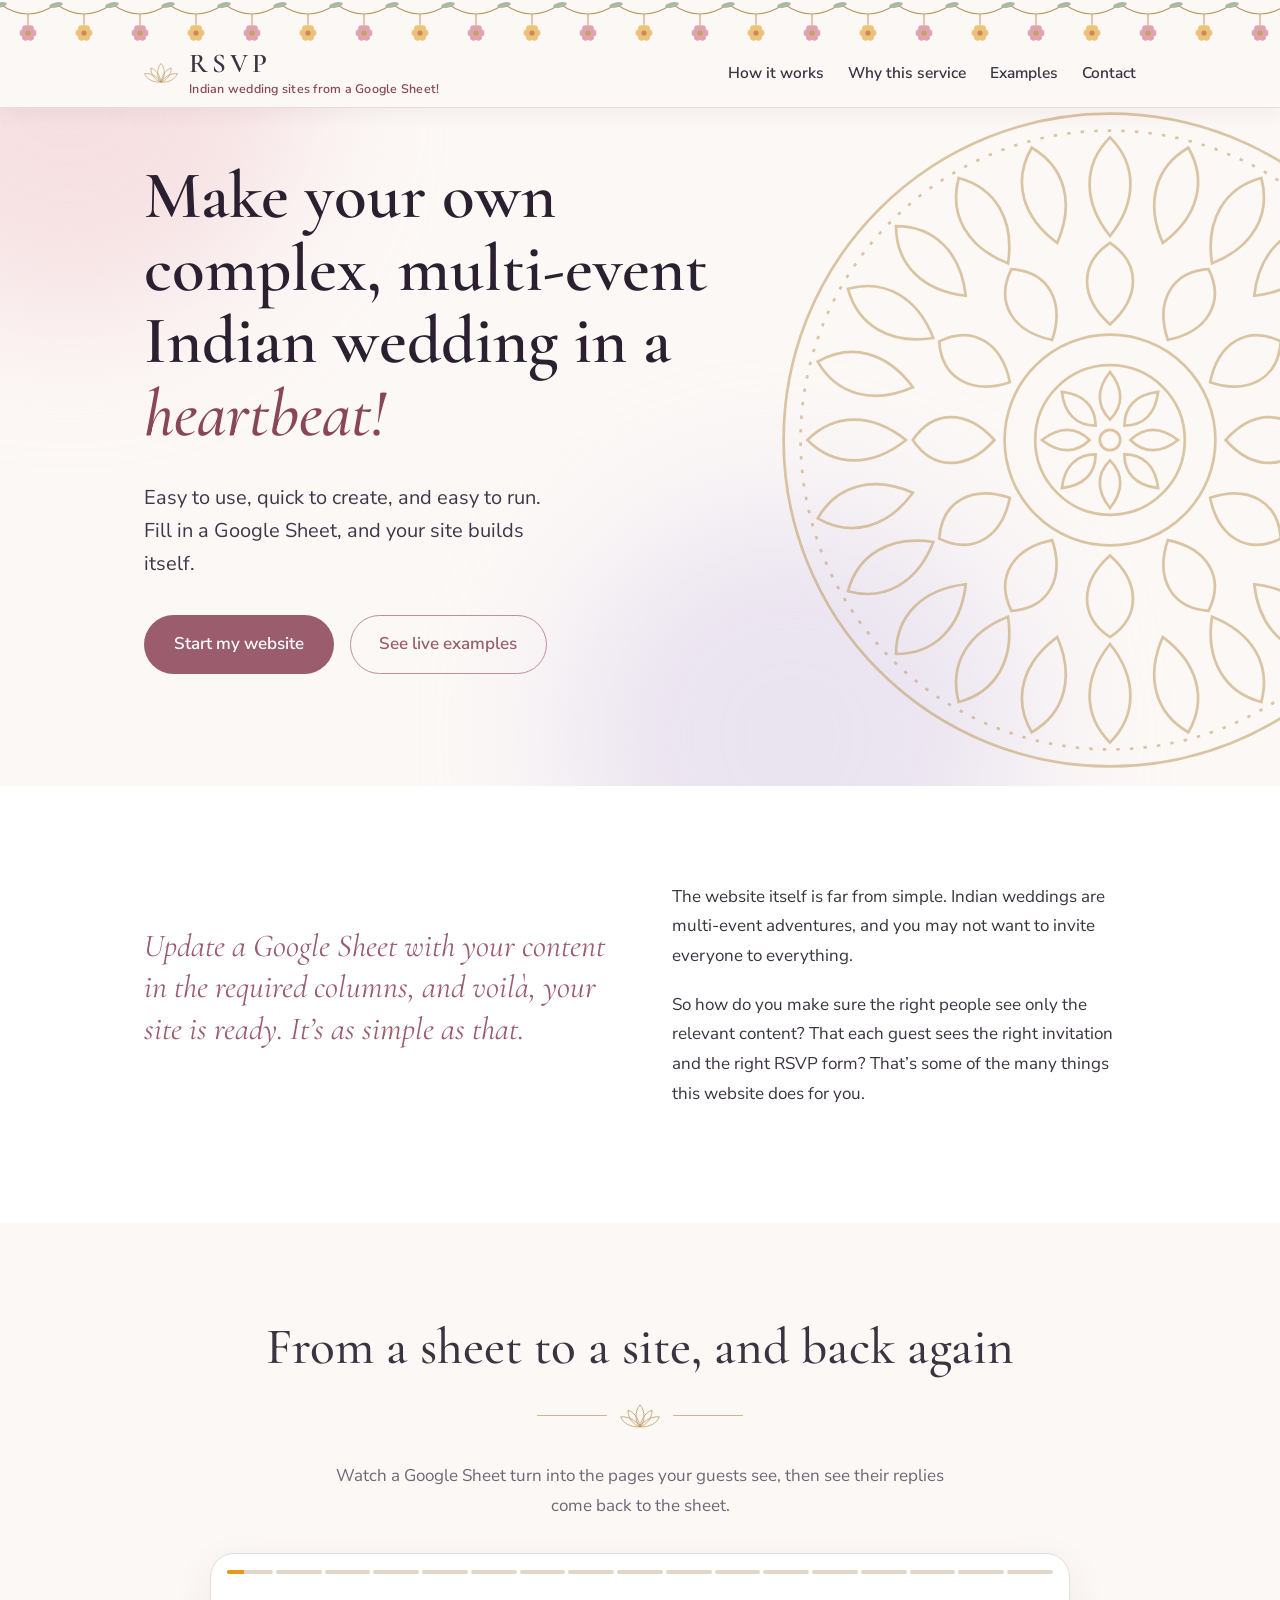
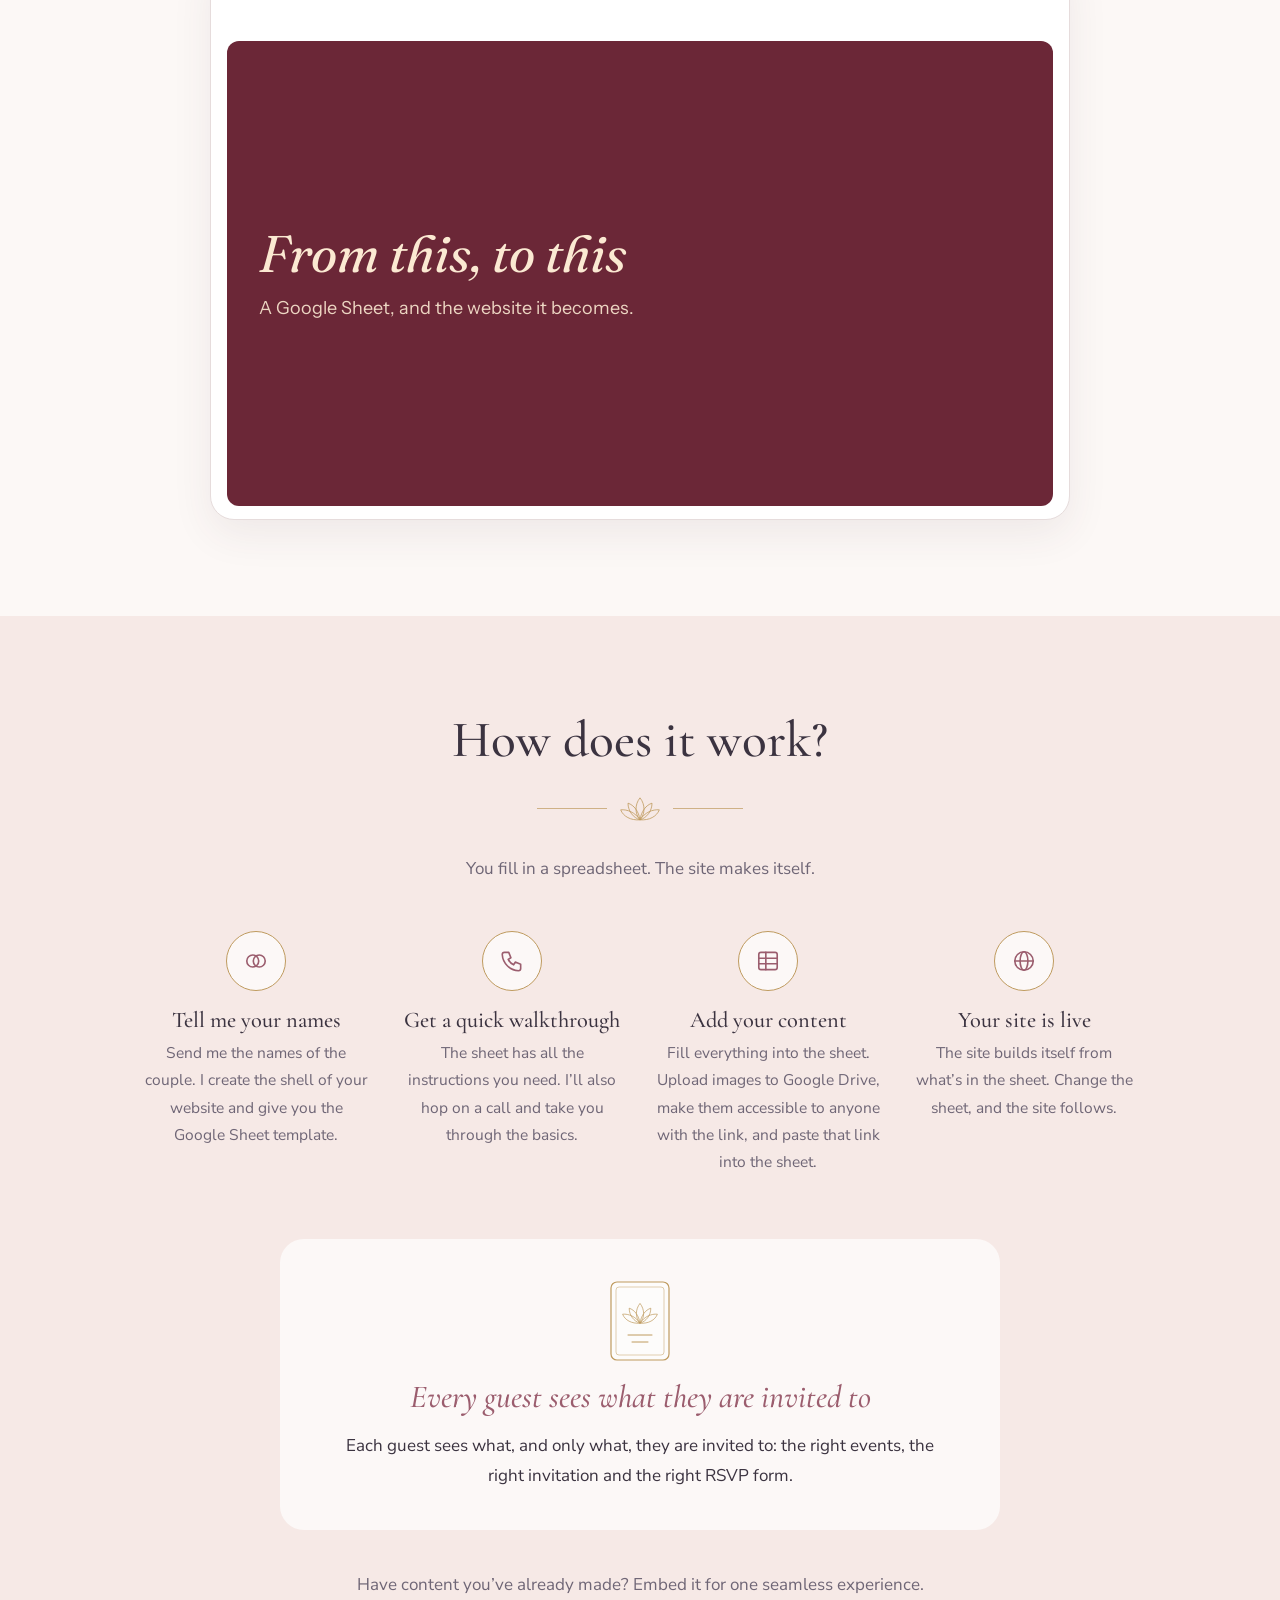
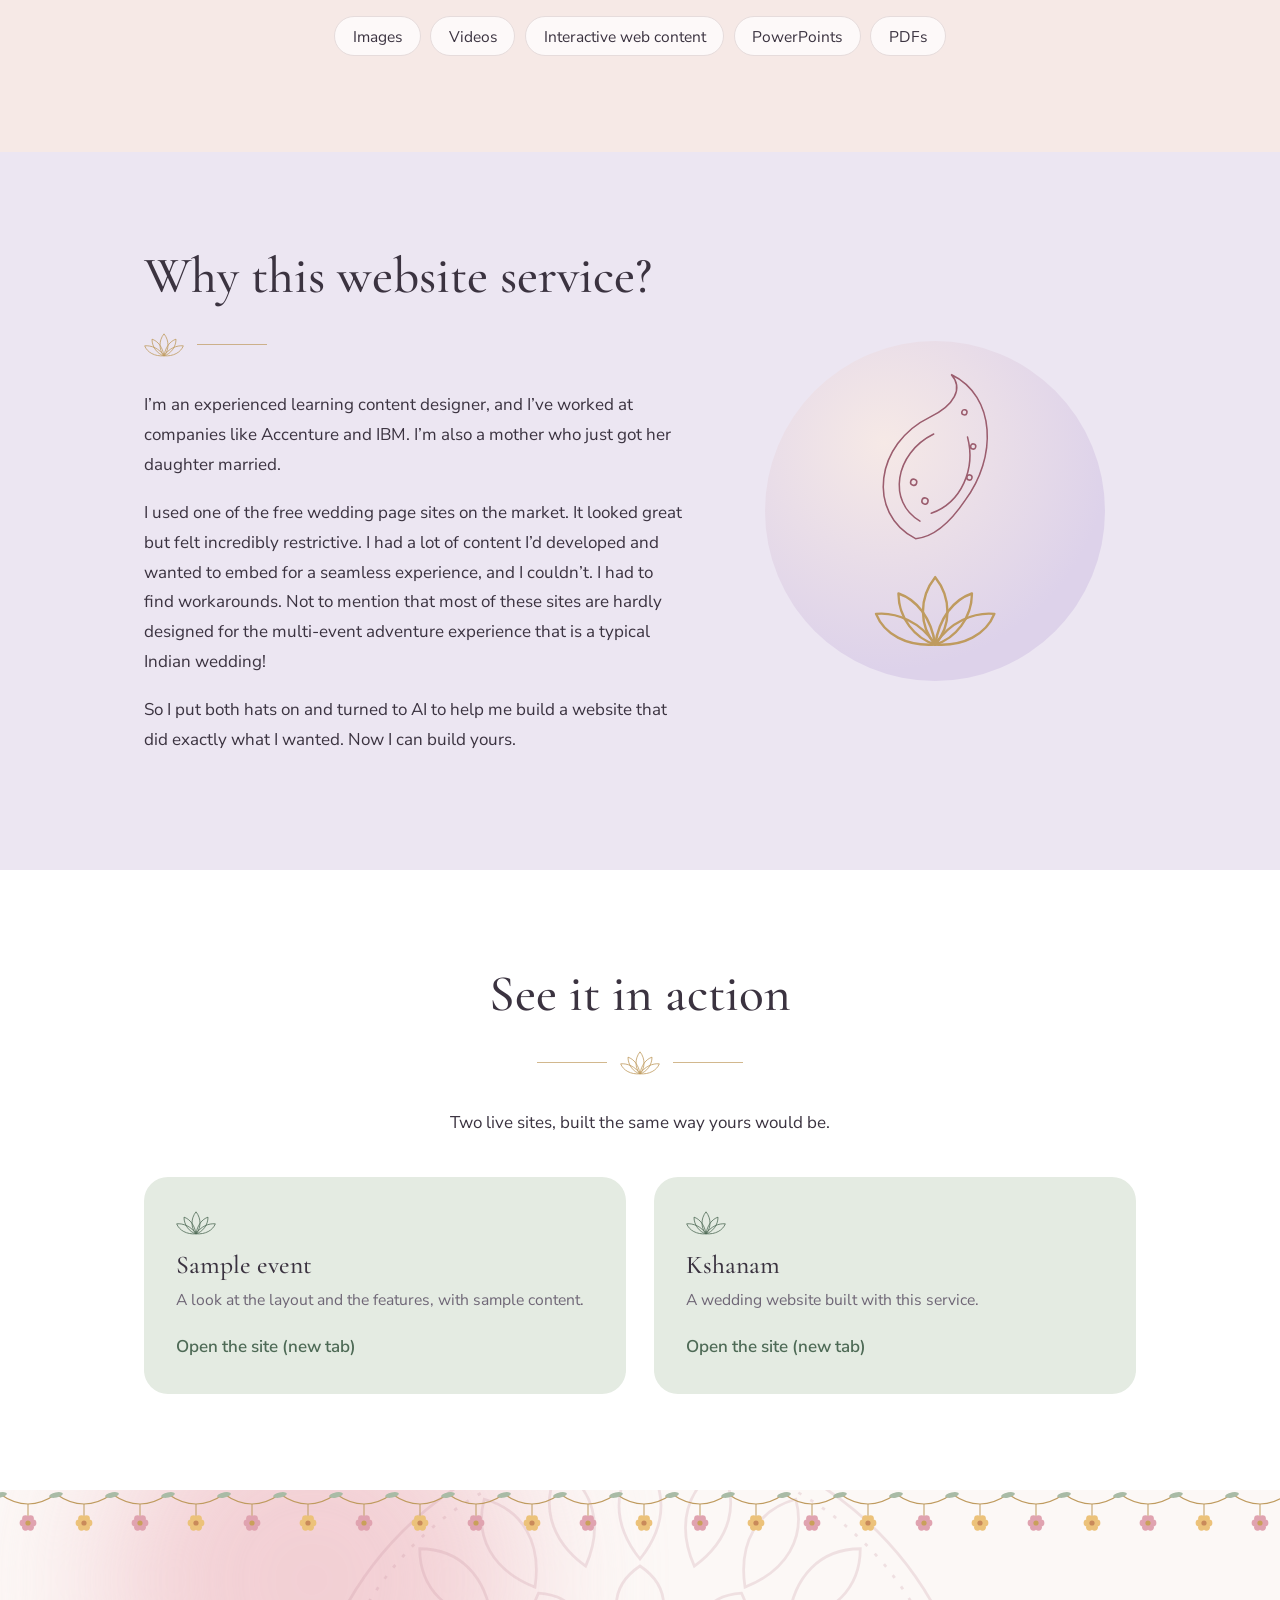
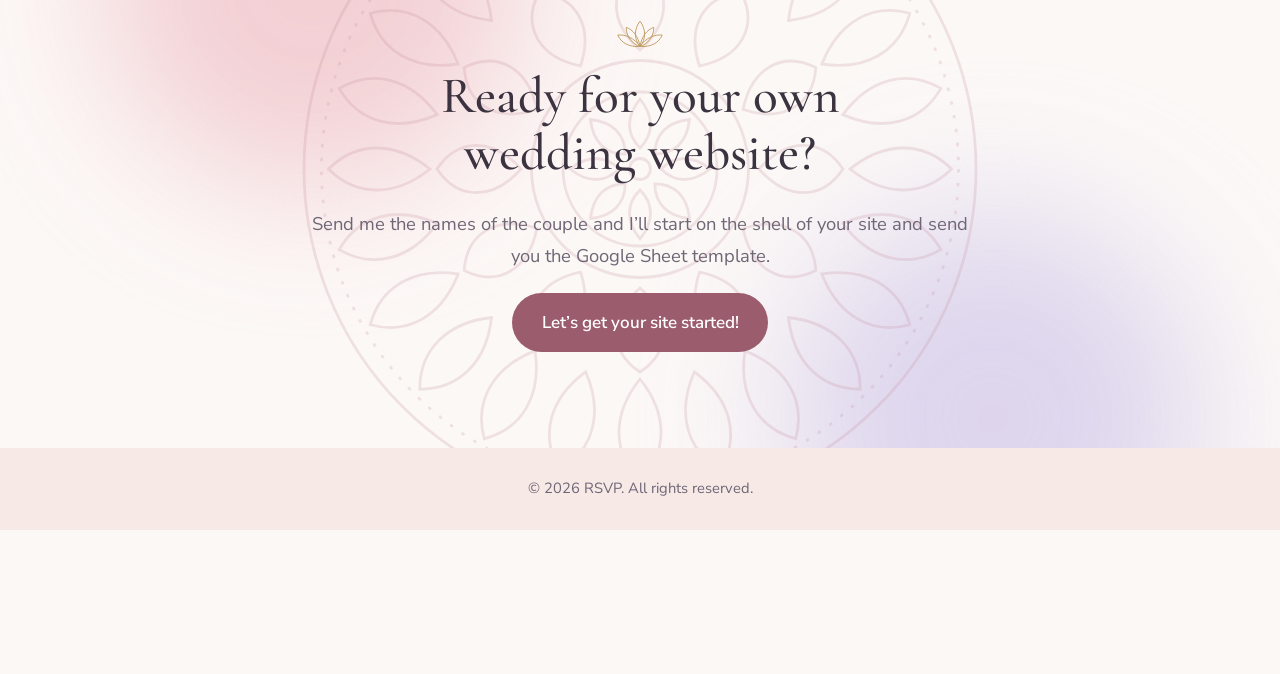
<file: index.html>
<!DOCTYPE html>
<!--
=====================================================================
  WEDDING WEBSITE SERVICE: LANDING PAGE
=====================================================================
  FILES:   index.html  = the words and structure (this file)
           styles.css  = colours, fonts, spacing
           sheet-to-site.html = the "sheet to site" animation
  QUICK EDITS (search for "EDIT:" in this file to jump to each one):
    1. Business name (RSVP) and tagline in the top bar
    2. Headline and intro text in the hero
    3. Your email address (the "mailto:" link in the Contact section)
    4. Links and descriptions for your two example sites
  Colours and fonts live at the top of styles.css.
  The decorative art (garland, mandala, lotus, paisley) is stored at the
  very bottom of this file and can be left alone.
=====================================================================
-->
<html lang="en">
<head>
<meta charset="utf-8">
<meta name="viewport" content="width=device-width, initial-scale=1">
<title>RSVP | Indian wedding sites from a Google Sheet</title>
<meta name="description" content="RSVP: Indian wedding sites from a Google Sheet. Built for multi-event weddings, where each guest sees only the events, invitations and RSVP forms meant for them.">
<link rel="preconnect" href="https://fonts.googleapis.com">
<link rel="preconnect" href="https://fonts.gstatic.com" crossorigin>
<link href="https://fonts.googleapis.com/css2?family=Cormorant+Garamond:ital,wght@0,400;0,500;0,600;1,400;1,500&family=Nunito+Sans:wght@400;600&display=swap" rel="stylesheet">
<link rel="stylesheet" href="styles.css">
</head>
<body>


<!-- ============ TOP BAR (stays fixed while scrolling) ============ -->
<div class="topbar">
  <svg class="garland" aria-hidden="true"><rect width="100%" height="46" fill="url(#gl)"/></svg>
  <div class="wrap">
    <nav aria-label="Main">
      <span class="mark">
        <svg class="lot-nav" viewBox="0 0 60 40" aria-hidden="true"><use href="#lotus"/></svg>
        <span class="brand">
          <!-- EDIT: your business name and the small tagline beneath it -->
          <span class="mark-text">RSVP</span>
          <span class="tagline">Indian wedding sites from a Google Sheet!</span>
        </span>
      </span>
      <div class="links">
        <a href="#how">How it works</a>
        <a href="#why">Why this service</a>
        <a href="#examples">Examples</a>
        <a href="#contact">Contact</a>
      </div>
    </nav>
  </div>
</div>


<!-- ============ HERO (first screen) ============ -->
<header class="hero">
  <div class="wash a"></div><div class="wash b"></div>
  <svg class="mandala" viewBox="-100 -100 200 200" aria-hidden="true"><use href="#mandala" x="-100" y="-100" width="200" height="200"/></svg>
  <div class="wrap">
    <div class="hero-text">
      <!-- EDIT: headline and short intro -->
      <h1>Make your own complex, multi-event Indian wedding in a <em>heartbeat!</em></h1>
      <p class="lede">Easy to use, quick to create, and easy to run. Fill in a Google Sheet, and your site builds itself.</p>
      <div class="actions">
        <a class="btn btn-primary" href="#contact">Start my website</a>
        <a class="btn btn-ghost" href="#examples">See live examples</a>
      </div>
    </div>
  </div>
</header>


<!-- ============ INTRO ============ -->
<section class="intro">
  <div class="wrap cols">
    <p class="pull">Update a Google Sheet with your content in the required columns, and voilà, your site is ready. It’s as simple as that.</p>
    <div>
      <p>The website itself is far from simple. Indian weddings are multi-event adventures, and you may not want to invite everyone to everything.</p>
      <p>So how do you make sure the right people see only the relevant content? That each guest sees the right invitation and the right RSVP form? That’s some of the many things this website does for you.</p>
    </div>
  </div>
</section>


<!-- ============ ANIMATION: FROM A SHEET TO A SITE ============ -->
<!-- The animation lives in its own file, sheet-to-site.html. Keep it in the same folder as this file. -->
<section class="demo center" id="demo">
  <div class="wrap">
    <h2>From a sheet to a site, and back again</h2>
    <div class="flourish" aria-hidden="true"><svg class="lot" viewBox="0 0 60 40" aria-hidden="true"><use href="#lotus"/></svg></div>
    <p>Watch a Google Sheet turn into the pages your guests see, then see their replies come back to the sheet.</p>
    <div class="demo-frame">
      <iframe id="demoFrame" src="sheet-to-site.html" title="Animation: a Google Sheet turns into a wedding website" loading="lazy"></iframe>
    </div>
  </div>
</section>

<!-- ============ HOW IT WORKS (4 steps, the "every guest" box, and embed list) ============ -->
<section class="how" id="how">
  <div class="wrap">
    <div class="head center">
      <h2>How does it work?</h2>
      <div class="flourish" aria-hidden="true"><svg class="lot" viewBox="0 0 60 40" aria-hidden="true"><use href="#lotus"/></svg></div>
      <p>You fill in a spreadsheet. The site makes itself.</p>
    </div>
    <!-- EDIT: each <li> is one step. Copy a whole <li>...</li> to add another. -->
    <ol class="steps">
      <li><span class="ico"><svg viewBox="0 0 24 24" aria-hidden="true"><circle cx="9" cy="12" r="5.5"/><circle cx="15" cy="12" r="5.5"/></svg></span><h3>Tell me your names</h3><p>Send me the names of the couple. I create the shell of your website and give you the Google Sheet template.</p></li>
      <li><span class="ico"><svg viewBox="0 0 24 24" aria-hidden="true"><path d="M5 4h4l2 5-2.5 1.5a11 11 0 0 0 5 5L15 13l5 2v4a2 2 0 0 1-2 2A16 16 0 0 1 3 6a2 2 0 0 1 2-2z"/></svg></span><h3>Get a quick walkthrough</h3><p>The sheet has all the instructions you need. I’ll also hop on a call and take you through the basics.</p></li>
      <li><span class="ico"><svg viewBox="0 0 24 24" aria-hidden="true"><rect x="3.5" y="4" width="17" height="16" rx="2"/><path d="M3.5 9.5h17M3.5 14.5h17M10 4v16"/></svg></span><h3>Add your content</h3><p>Fill everything into the sheet. Upload images to Google Drive, make them accessible to anyone with the link, and paste that link into the sheet.</p></li>
      <li><span class="ico"><svg viewBox="0 0 24 24" aria-hidden="true"><circle cx="12" cy="12" r="8.5"/><ellipse cx="12" cy="12" rx="3.6" ry="8.5"/><path d="M3.5 12h17"/></svg></span><h3>Your site is live</h3><p>The site builds itself from what’s in the sheet. Change the sheet, and the site follows.</p></li>
    </ol>

    <!-- "Every guest sees what they are invited to" box -->
    <div class="private">
      <svg class="card-art" viewBox="0 0 64 84" aria-hidden="true"><rect x="3" y="3" width="58" height="78" rx="6" fill="rgba(255,255,255,.6)" stroke="currentColor" stroke-width="1.2"/><rect x="8" y="8" width="48" height="68" rx="3" fill="none" stroke="currentColor" stroke-width=".7" opacity=".7"/><svg x="14" y="22" width="36" height="24" viewBox="0 0 60 40"><use href="#lotus"/></svg><path d="M20 56h24M24 63h16" stroke="currentColor" stroke-width="1" stroke-linecap="round"/></svg>
      <h3>Every guest sees what they are invited to</h3>
      <p>Each guest sees what, and only what, they are invited to: the right events, the right invitation and the right RSVP form.</p>
    </div>

    <!-- Content types people can embed. Each <li> is one pill. -->
    <div class="embeds">
      <p>Have content you’ve already made? Embed it for one seamless experience.</p>
      <ul>
        <li>Images</li><li>Videos</li><li>Interactive web content</li><li>PowerPoints</li><li>PDFs</li>
      </ul>
    </div>
  </div>
</section>


<!-- ============ WHY THIS SERVICE ============ -->
<section class="why" id="why">
  <div class="wrap cols">
    <div class="inner">
      <h2>Why this website service?</h2>
      <div class="flourish left" aria-hidden="true"><svg class="lot" viewBox="0 0 60 40" aria-hidden="true"><use href="#lotus"/></svg></div>
      <p>I’m an experienced learning content designer, and I’ve worked at companies like Accenture and IBM. I’m also a mother who just got her daughter married.</p>
      <p>I used one of the free wedding page sites on the market. It looked great but felt incredibly restrictive. I had a lot of content I’d developed and wanted to embed for a seamless experience, and I couldn’t. I had to find workarounds. Not to mention that most of these sites are hardly designed for the multi-event adventure experience that is a typical Indian wedding!</p>
      <p>So I put both hats on and turned to AI to help me build a website that did exactly what I wanted. Now I can build yours.</p>
    </div>
    <div class="art" aria-hidden="true">
      <svg class="paisley-lg" viewBox="0 0 100 140"><use href="#paisley"/></svg>
      <svg class="lotus-lg" viewBox="0 0 60 40"><use href="#lotus"/></svg>
    </div>
  </div>
</section>


<!-- ============ EXAMPLES ============ -->
<section class="examples center" id="examples">
  <div class="wrap">
    <h2>See it in action</h2>
    <div class="flourish" aria-hidden="true"><svg class="lot" viewBox="0 0 60 40" aria-hidden="true"><use href="#lotus"/></svg></div>
    <p>Two live sites, built the same way yours would be.</p>
    <!-- EDIT: change href (link), title and description of each card -->
    <div class="cards">
      <a class="card" href="https://anandamravi.github.io/sample-event/" target="_blank" rel="noopener">
        <svg class="lot-card" viewBox="0 0 60 40" aria-hidden="true"><use href="#lotus"/></svg>
        <h3>Sample event</h3>
        <p>A look at the layout and the features, with sample content.</p>
        <span class="go">Open the site (new tab)</span>
      </a>
      <a class="card" href="https://anandamravi.github.io/Kshanam" target="_blank" rel="noopener">
        <svg class="lot-card" viewBox="0 0 60 40" aria-hidden="true"><use href="#lotus"/></svg>
        <h3>Kshanam</h3>
        <p>A wedding website built with this service.</p>
        <span class="go">Open the site (new tab)</span>
      </a>
    </div>
  </div>
</section>


<!-- ============ CONTACT ============ -->
<section class="contact center" id="contact">
  <div class="wash a"></div><div class="wash b"></div>
  <svg class="garland" aria-hidden="true"><rect width="100%" height="46" fill="url(#gl)"/></svg>
  <svg class="mandala" viewBox="-100 -100 200 200" aria-hidden="true"><use href="#mandala" x="-100" y="-100" width="200" height="200"/></svg>
  <div class="wrap">
    <svg class="lot-top" viewBox="0 0 60 40" aria-hidden="true"><use href="#lotus"/></svg>
    <h2>Ready for your own wedding website?</h2>
    <p>Send me the names of the couple and I’ll start on the shell of your site and send you the Google Sheet template.</p>
    <!-- EDIT: your email address is in the mailto: link below -->
    <a class="btn btn-primary" href="mailto:anandamravi2011@gmail.com?subject=My%20wedding%20website">Let’s get your site started!</a>
  </div>
</section>


<!-- ============ FOOTER ============ -->
<!-- EDIT: business or legal name -->
<footer><div class="wrap">© <span id="yr">2026</span> RSVP. All rights reserved.</div></footer>

<!-- ============ ART LIBRARY: decorative drawings used above. No need to edit. ============ -->
<svg width="0" height="0" style="position:absolute" aria-hidden="true" focusable="false">
<defs>
<path id="pl" d="M0 -60 C -8 -70 -8 -81 0 -89 C 8 -81 8 -70 0 -60Z"/>
<path id="ps" d="M0 -34 C -9 -42 -9 -52 0 -58 C 9 -52 9 -42 0 -34Z"/>
<path id="pc" d="M0 -6 C -4 -10 -4 -15 0 -20 C 4 -15 4 -10 0 -6Z"/>
<pattern id="gl" width="112" height="46" patternUnits="userSpaceOnUse">
  <path d="M0 4 Q28 24 56 4 Q84 24 112 4" fill="none" stroke="#bf9b5f" stroke-width="1.2"/>
  <ellipse cx="56" cy="5" rx="7" ry="2.6" fill="#a9bba6" transform="rotate(-12 56 5)"/>
  <ellipse cx="0" cy="5" rx="7" ry="2.6" fill="#a9bba6" transform="rotate(-12 0 5)"/>
  <ellipse cx="112" cy="5" rx="7" ry="2.6" fill="#a9bba6" transform="rotate(-12 112 5)"/>
  <path d="M28 14V27M84 14V27" stroke="#bf9b5f" stroke-width="1"/>
  <circle cx="33.0" cy="33.0" r="3.4" fill="#e0a3b0"/>
  <circle cx="30.5" cy="37.3" r="3.4" fill="#e0a3b0"/>
  <circle cx="25.5" cy="37.3" r="3.4" fill="#e0a3b0"/>
  <circle cx="23.0" cy="33.0" r="3.4" fill="#e0a3b0"/>
  <circle cx="25.5" cy="28.7" r="3.4" fill="#e0a3b0"/>
  <circle cx="30.5" cy="28.7" r="3.4" fill="#e0a3b0"/>
  <circle cx="28" cy="33" r="2.6" fill="#c9a05a"/>
  <circle cx="89.0" cy="33.0" r="3.4" fill="#ecc27a"/>
  <circle cx="86.5" cy="37.3" r="3.4" fill="#ecc27a"/>
  <circle cx="81.5" cy="37.3" r="3.4" fill="#ecc27a"/>
  <circle cx="79.0" cy="33.0" r="3.4" fill="#ecc27a"/>
  <circle cx="81.5" cy="28.7" r="3.4" fill="#ecc27a"/>
  <circle cx="86.5" cy="28.7" r="3.4" fill="#ecc27a"/>
  <circle cx="84" cy="33" r="2.6" fill="#c98a5a"/>
  </pattern>
</defs>
<symbol id="mandala" viewBox="-100 -100 200 200" fill="none" stroke="currentColor" stroke-width="0.8">
  <circle r="96"/>
  <circle r="91" stroke-dasharray="1 3"/>
  <use href="#pl" transform="rotate(0)"/>
  <use href="#pl" transform="rotate(15)"/>
  <use href="#pl" transform="rotate(30)"/>
  <use href="#pl" transform="rotate(45)"/>
  <use href="#pl" transform="rotate(60)"/>
  <use href="#pl" transform="rotate(75)"/>
  <use href="#pl" transform="rotate(90)"/>
  <use href="#pl" transform="rotate(105)"/>
  <use href="#pl" transform="rotate(120)"/>
  <use href="#pl" transform="rotate(135)"/>
  <use href="#pl" transform="rotate(150)"/>
  <use href="#pl" transform="rotate(165)"/>
  <use href="#pl" transform="rotate(180)"/>
  <use href="#pl" transform="rotate(195)"/>
  <use href="#pl" transform="rotate(210)"/>
  <use href="#pl" transform="rotate(225)"/>
  <use href="#pl" transform="rotate(240)"/>
  <use href="#pl" transform="rotate(255)"/>
  <use href="#pl" transform="rotate(270)"/>
  <use href="#pl" transform="rotate(285)"/>
  <use href="#pl" transform="rotate(300)"/>
  <use href="#pl" transform="rotate(315)"/>
  <use href="#pl" transform="rotate(330)"/>
  <use href="#pl" transform="rotate(345)"/>
  <use href="#ps" transform="rotate(0)"/>
  <use href="#ps" transform="rotate(30)"/>
  <use href="#ps" transform="rotate(60)"/>
  <use href="#ps" transform="rotate(90)"/>
  <use href="#ps" transform="rotate(120)"/>
  <use href="#ps" transform="rotate(150)"/>
  <use href="#ps" transform="rotate(180)"/>
  <use href="#ps" transform="rotate(210)"/>
  <use href="#ps" transform="rotate(240)"/>
  <use href="#ps" transform="rotate(270)"/>
  <use href="#ps" transform="rotate(300)"/>
  <use href="#ps" transform="rotate(330)"/>
  <circle r="31"/>
  <circle r="22"/>
  <use href="#pc" transform="rotate(0)"/>
  <use href="#pc" transform="rotate(45)"/>
  <use href="#pc" transform="rotate(90)"/>
  <use href="#pc" transform="rotate(135)"/>
  <use href="#pc" transform="rotate(180)"/>
  <use href="#pc" transform="rotate(225)"/>
  <use href="#pc" transform="rotate(270)"/>
  <use href="#pc" transform="rotate(315)"/>
  <circle r="3"/>
</symbol>
<symbol id="lotus" viewBox="0 0 60 40" fill="none" stroke="currentColor" stroke-width="1.2" stroke-linejoin="round">
<path d="M30 37 C22 28 22 14 30 4 C38 14 38 28 30 37Z"/>
<path d="M30 37 C20 34 12 24 12 12 C21 15 28 24 30 37Z"/>
<path d="M30 37 C40 34 48 24 48 12 C39 15 32 24 30 37Z"/>
<path d="M30 37 C16 38 5 32 1 22 C11 21 23 26 30 37Z"/>
<path d="M30 37 C44 38 55 32 59 22 C49 21 37 26 30 37Z"/>
</symbol>
<symbol id="paisley" viewBox="0 0 100 140" fill="none" stroke="currentColor" stroke-width="1.2" stroke-linecap="round">
<path d="M50 134 C8 124 2 70 38 40 C54 27 58 12 46 4 C84 12 96 58 80 96 C72 118 62 130 50 134Z"/>
<path d="M50 120 C22 112 18 74 44 52"/>
<path d="M57 112 C78 98 82 70 70 48"/>
<circle cx="63" cy="30" r="2"/>
  <circle cx="76" cy="54" r="2"/>
  <circle cx="79" cy="78" r="2"/>
<circle cx="38" cy="92" r="2.4"/>
  <circle cx="50" cy="104" r="2.4"/>
</symbol>
</svg>


<!-- Keeps the footer year up to date automatically -->
<!-- Sizes the animation frame to fit the animation exactly -->
<script>
(function(){
  var f = document.getElementById('demoFrame');
  if (!f) return;
  var maxH = 0;
  function guess(){ return Math.round((f.clientWidth - 32) * 9 / 16 + 100); }
  function reset(){ maxH = guess(); f.style.height = maxH + 'px'; }
  window.addEventListener('message', function(e){
    if (e.source !== f.contentWindow) return;
    var h = e.data && e.data.sheetToSiteHeight;
    if (typeof h === 'number' && h > maxH){ maxH = h; f.style.height = h + 'px'; }
  });
  window.addEventListener('resize', reset);
  reset();
})();
</script>
<script>document.getElementById('yr').textContent=new Date().getFullYear();</script>
</body>
</html>
</file>
<file: styles.css>
/* =====================================================================
   STYLES for index.html
   ---------------------------------------------------------------------
   1. COLOURS and FONTS: change them once in the :root block just below
      and they update everywhere on the page.
   2. Everything after that is organised by page section, in the same
      order as the page: top bar, hero, intro, how it works, why this
      service, examples, contact, footer.
   3. Sizes use rem (1rem = normal text size), so numbers are easy to tweak.
   ===================================================================== */

:root {
  --paper: #fcf8f6;  /* page background (warm white) */
  --blush: #f6e9e6;  /* soft pink section background */
  --lilac: #ece6f2;  /* soft purple section background */
  --sage-wash: #e4ebe2;  /* soft green (example cards) */
  --mauve: #9b5d6e;  /* MAIN ACCENT: buttons, italic headings */
  --mauve-soft: #c48d9c;  /* lighter rose: outlines, motifs */
  --sage: #4e6a56;  /* green: links on example cards */
  --gold: #bf9b5f;  /* gold: lines, lotus, garland */
  --ink: #3b3340;  /* main text colour */
  --muted: #6f6676;  /* softer grey text */
  --line: #e6dcdc;  /* thin borders */
  --serif: 'Cormorant Garamond',Georgia,'Times New Roman',serif;  /* heading font (also change the Google Fonts link in index.html) */
  --sans: 'Nunito Sans',system-ui,-apple-system,'Segoe UI',Roboto,sans-serif;  /* body font (also change the Google Fonts link in index.html) */
}

* {
  box-sizing: border-box;
}

html {
  scroll-behavior: smooth;
  scroll-padding-top: 125px;
}

body {
  margin: 0;
  font-family: var(--sans);
  font-size: 1.0625rem;
  line-height: 1.75;
  color: var(--ink);
  background: var(--paper);
}

a {
  color: inherit;
}

:focus-visible {
  outline: 3px solid var(--mauve-soft);
  outline-offset: 3px;
}

.wrap {
  max-width: 1040px;
  margin: 0 auto;
  padding: 0 1.5rem;
}

h1,h2,h3 {
  font-family: var(--serif);
  font-weight: 500;
  line-height: 1.12;
  margin: 0 0 .5em;
  color: var(--ink);
}

h2 {
  font-size: clamp(2.2rem,4.5vw,3.2rem);
}

h3 {
  font-size: 1.6rem;
}

p {
  margin: 0 0 1.1em;
  max-width: 62ch;
}

section {
  padding: 6rem 0;
}

.center {
  text-align: center;
}

.center p {
  margin-left: auto;
  margin-right: auto;
}

/* Flourish divider */
.flourish {
  display: flex;
  align-items: center;
  justify-content: center;
  gap: .8rem;
  margin: 1.5rem auto 2rem;
  color: var(--gold);
}

.flourish::before,.flourish::after {
  content: "";
  height: 1px;
  width: 70px;
  background: currentColor;
  opacity: .7;
}

.flourish .lot {
  width: 40px;
  height: 27px;
  flex: none;
}

/* Buttons */
.btn {
  display: inline-block;
  padding: .85rem 1.8rem;
  border-radius: 999px;
  font-weight: 600;
  text-decoration: none;
  border: 1px solid transparent;
  transition: background .25s,color .25s,border-color .25s;
}

.btn-primary {
  background: var(--mauve);
  color: #fff;
}

.btn-primary:hover {
  background: #85495a;
}

.btn-ghost {
  border-color: var(--mauve-soft);
  color: var(--mauve);
}

.btn-ghost:hover {
  background: rgba(196,141,156,.14);
}

/* Hero */
.hero {
  position: relative;
  overflow: hidden;
  background: var(--paper);
  padding: 0;
  isolation: isolate;
}

.wash {
  position: absolute;
  border-radius: 50%;
  filter: blur(70px);
  z-index: -1;
  opacity: .85;
}

.wash.a {
  width: 520px;
  height: 520px;
  background: #f1c9cf;
  top: -160px;
  left: -120px;
}

.wash.b {
  width: 480px;
  height: 480px;
  background: #d9d0ec;
  top: 40px;
  right: -140px;
}

/* Intro */
.intro {
  background: #fff;
}

.intro .cols {
  display: grid;
  grid-template-columns: 1fr 1fr;
  gap: 4rem;
  align-items: center;
}

.intro .pull {
  font-family: var(--serif);
  font-size: 2rem;
  line-height: 1.3;
  font-style: italic;
  color: var(--mauve);
}

@media(max-width:800px) {
  .intro .cols {
    grid-template-columns: 1fr;
    gap: 1.5rem;
  }
}

/* Animation: from a sheet to a site */
.demo {
  background: var(--paper);
}

.demo p {
  color: var(--muted);
}

.demo-frame {
  max-width: 860px;
  margin: 2rem auto 0;
  background: #fff;
  border: 1px solid var(--line);
  border-radius: 24px;
  overflow: hidden;
  box-shadow: 0 14px 40px rgba(80,50,70,.08);
}

.demo-frame iframe {
  display: block;
  width: 100%;
  height: 760px;
  border: 0;
}

/* How it works */
.how {
  background: var(--blush);
}

.how .head p {
  color: var(--muted);
}

.steps {
  list-style: none;
  margin: 3rem 0 0;
  padding: 0;
  display: grid;
  grid-template-columns: repeat(4,1fr);
  gap: 2rem;
}

.steps li {
  text-align: center;
}

.steps .ico {
  display: flex;
  align-items: center;
  justify-content: center;
  width: 3.75rem;
  height: 3.75rem;
  margin: 0 auto 1rem;
  border: 1px solid var(--gold);
  border-radius: 50%;
  background: rgba(255,255,255,.7);
  color: var(--mauve);
}

.steps .ico svg {
  width: 26px;
  height: 26px;
  fill: none;
  stroke: currentColor;
  stroke-width: 1.5;
  stroke-linecap: round;
  stroke-linejoin: round;
}

.steps h3 {
  font-size: 1.4rem;
  margin-bottom: .3em;
}

.steps p {
  font-size: .97rem;
  color: var(--muted);
  margin: 0 auto;
}

@media(max-width:900px) {
  .steps {
    grid-template-columns: 1fr 1fr;
  }
}

@media(max-width:520px) {
  .steps {
    grid-template-columns: 1fr;
  }
}

.private {
  margin: 4rem auto 0;
  max-width: 720px;
  text-align: center;
  background: rgba(255,255,255,.7);
  border-radius: 24px;
  padding: 2.5rem 2rem;
}

.private h3 {
  font-size: 2rem;
  font-style: italic;
  color: var(--mauve);
}

.private p {
  margin: 0 auto;
}

.embeds {
  margin-top: 2.5rem;
  text-align: center;
}

.embeds p {
  margin: 0 auto 1rem;
  color: var(--muted);
}

.embeds ul {
  display: flex;
  flex-wrap: wrap;
  justify-content: center;
  gap: .6rem;
  list-style: none;
  padding: 0;
  margin: 0;
}

.embeds li {
  background: rgba(255,255,255,.75);
  border: 1px solid var(--line);
  border-radius: 999px;
  padding: .35rem 1.1rem;
  font-size: .97rem;
}

/* Pricing */
.pricing {
  background: var(--paper);
}

.pricing .head p {
  color: var(--muted);
}

.tiers {
  display: grid;
  grid-template-columns: 1fr 1fr;
  gap: 1.75rem;
  margin-top: 3rem;
  text-align: left;
}

.tier {
  display: flex;
  flex-direction: column;
  background: #fff;
  border: 1px solid var(--line);
  border-radius: 24px;
  padding: 2.25rem 2rem;
}

.tier.second {
  background: var(--blush);
  border-color: transparent;
}

.tier .lot-card {
  width: 40px;
  height: 27px;
  color: var(--gold);
  display: block;
  margin-bottom: .9rem;
}

.tier .label {
  font-size: .85rem;
  font-weight: 600;
  letter-spacing: .12em;
  text-transform: uppercase;
  color: var(--mauve);
  margin: 0 0 .3rem;
}

.tier h3 {
  font-size: 2rem;
  margin-bottom: .4rem;
}

.tier .price {
  font-family: var(--serif);
  font-size: 2.9rem;
  font-weight: 500;
  line-height: 1.1;
  color: var(--ink);
  margin: .5rem 0 .3rem;
}

.tier .price small {
  font-size: 1.2rem;
  color: var(--muted);
}

.tier .price + ul {
  margin-top: 1.5rem;
}

.tier .price-note {
  color: var(--muted);
  font-size: .95rem;
  margin: 0 0 1.5rem;
}

.tier ul {
  list-style: none;
  margin: 0 0 2rem;
  padding: 0;
}

.tier li {
  position: relative;
  padding-left: 1.7rem;
  margin-bottom: .75rem;
}

.tier li::before {
  content: "";
  position: absolute;
  left: 0;
  top: .62em;
  width: 8px;
  height: 8px;
  border: 1px solid var(--gold);
  transform: rotate(45deg);
}

.tier .btn {
  margin-top: auto;
  align-self: flex-start;
}

.not-included {
  max-width: 860px;
  margin: 3rem auto 0;
  padding: 2rem 2.25rem;
  text-align: left;
  border: 1px dashed var(--gold);
  border-radius: 24px;
  background: rgba(255,255,255,.6);
}

.not-included h3 {
  font-size: 1.9rem;
  font-style: italic;
  color: var(--mauve);
}

.not-included ul {
  list-style: none;
  margin: 0;
  padding: 0;
  display: grid;
  gap: 1.1rem;
}

.not-included li {
  position: relative;
  padding-left: 1.7rem;
}

.not-included li::before {
  content: "";
  position: absolute;
  left: 0;
  top: .62em;
  width: 8px;
  height: 8px;
  border: 1px solid var(--mauve-soft);
  border-radius: 50%;
}

@media(max-width:800px) {
  .tiers {
    grid-template-columns: 1fr;
  }
  .not-included {
    padding: 1.5rem;
  }
}

/* Why */
.why {
  background: var(--lilac);
}

.why .inner {
  max-width: 560px;
}

.why .flourish.left { justify-content: flex-start; }

.why .flourish::before {
  display: none;
}

/* Examples */
.examples {
  background: #fff;
}

.examples .cards {
  display: grid;
  grid-template-columns: 1fr 1fr;
  gap: 1.75rem;
  margin-top: 2.5rem;
  text-align: left;
}

.card {
  display: block;
  text-decoration: none;
  background: var(--sage-wash);
  border-radius: 24px;
  padding: 2rem;
  transition: transform .25s,background .25s;
}

.card:hover {
  transform: translateY(-3px);
  background: #dbe5d9;
}

.card h3 {
  margin-bottom: .3em;
}

.card p {
  color: var(--muted);
  margin-bottom: 1.1rem;
  font-size: .98rem;
}

.card .go {
  color: var(--sage);
  font-weight: 600;
}

@media(max-width:700px) {
  .examples .cards {
    grid-template-columns: 1fr;
  }
}

/* Contact */
.contact {
  position: relative;
  overflow: hidden;
  isolation: isolate;
  background: var(--paper);
}

.contact .wash.a {
  top: -120px;
  left: 8%;
  width: 420px;
  height: 420px;
}

.contact .wash.b {
  top: auto;
  bottom: -180px;
  right: 6%;
  width: 420px;
  height: 420px;
}

.contact h2 {
  max-width: 22ch;
  margin-left: auto;
  margin-right: auto;
}

.contact p {
  color: var(--muted);
  font-size: 1.15rem;
}

footer {
  background: var(--blush);
  color: var(--muted);
  padding: 1.75rem 0;
  font-size: .92rem;
  text-align: center;
}

/* Art */
.garland {
  position: absolute;
  top: 0;
  left: 0;
  width: 100%;
  height: 46px;
  pointer-events: none;
}

.private .card-art {
  width: 64px;
  height: 84px;
  margin: 0 auto 1rem;
  display: block;
  color: var(--gold);
}

.why .cols {
  display: grid;
  grid-template-columns: 1.35fr 1fr;
  gap: 3rem;
  align-items: center;
}

.why .art {
  position: relative;
  aspect-ratio: 1;
  max-width: 340px;
  width: 100%;
  justify-self: center;
}

.why .art::before {
  content: "";
  position: absolute;
  inset: 0;
  border-radius: 50%;
  background: radial-gradient(circle at 35% 30%,#f6e9e6,#ddd2ea 70%);
}

.why .art .paisley-lg {
  position: absolute;
  left: 31%;
  top: 8%;
  width: 38%;
  height: auto;
  color: var(--mauve);
  transform: rotate(14deg);
}

.why .art .lotus-lg {
  position: absolute;
  left: 32%;
  bottom: 9%;
  width: 36%;
  height: auto;
  color: var(--gold);
}

@media(max-width:800px) {
  .why .cols {
    grid-template-columns: 1fr;
  }
  .why .art {
    max-width: 220px;
  }
}

.card .lot-card {
  width: 40px;
  height: 27px;
  color: var(--sage);
  display: block;
  margin-bottom: .9rem;
}

.contact {
  padding-top: 8rem;
}

.contact .mandala {
  position: absolute;
  left: 50%;
  top: 50%;
  width: min(700px,120vw);
  height: auto;
  transform: translate(-50%,-50%);
  color: var(--mauve-soft);
  opacity: .22;
  z-index: -1;
  pointer-events: none;
}

.contact .lot-top {
  width: 46px;
  height: 31px;
  color: var(--gold);
  display: block;
  margin: 0 auto 1.2rem;
}

/* Fixed top bar: garland + navigation */
.topbar {
  position: fixed;
  top: 0;
  left: 0;
  right: 0;
  z-index: 50;
  background: rgba(252,248,246,.98);
  -webkit-backdrop-filter: blur(8px);
  backdrop-filter: blur(8px);
  border-bottom: 1px solid var(--line);
  box-shadow: 0 6px 18px rgba(80,50,70,.06);
}

.topbar .garland {
  position: relative;
  display: block;
}

nav {
  display: flex;
  justify-content: space-between;
  align-items: center;
  gap: 1rem;
  padding: .2rem 0 .7rem;
  font-size: .97rem;
}

nav .mark {
  display: flex;
  align-items: center;
  gap: .7rem;
  font-family: var(--serif);
  font-size: 1.7rem;
  font-weight: 600;
  letter-spacing: .14em;
  line-height: 1.2;
  color: var(--ink);
}

.lot-nav {
  width: 34px;
  height: 23px;
  color: var(--gold);
  flex: none;
}

.brand {
  display: flex;
  flex-direction: column;
  line-height: 1.1;
}

.tagline {
  font-family: var(--sans);
  font-size: .78rem;
  font-weight: 600;
  letter-spacing: .02em;
  color: #8a4659;
  margin-top: .2rem;
}

nav .links {
  display: flex;
  gap: 1.5rem;
}

nav a {
  white-space: nowrap;
  text-decoration: none;
  color: var(--ink);
  font-weight: 600;
}

nav a:hover {
  color: var(--mauve);
}

@media(max-width:820px) {
  nav .links {
    gap: 1.1rem;
    font-size: .9rem;
  }
}

@media(max-width:700px) {
  html {
    scroll-padding-top: 150px;
  }
  .topbar .wrap {
    padding: 0 .5rem;
  }
  nav {
    flex-direction: column;
    gap: .1rem;
    padding: .1rem 0 .55rem;
  }
  nav .mark {
    font-size: 1.4rem;
  }
  .brand {
    align-items: center;
    text-align: center;
  }
  .lot-nav {
    display: none;
  }
  .tagline {
    font-size: .72rem;
    margin-top: .1rem;
  }
  nav .links {
    flex-wrap: wrap;
    justify-content: center;
    gap: .15rem .6rem;
    font-size: .78rem;
  }
}

@media(max-width:380px) {
  nav .links {
    gap: .15rem .5rem;
    font-size: .72rem;
  }
}

/* Hero: calm, left-aligned, text first */
.hero {
  padding: 0;
}

.hero .wrap {
  padding-top: 10rem;
  padding-bottom: 7rem;
}

.hero-text {
  position: relative;
  z-index: 1;
  max-width: 640px;
}

.hero h1 {
  font-size: clamp(2.5rem, 5.6vw, 4.2rem);
  font-weight: 600;
  line-height: 1.08;
  color: #2a2030;
  max-width: 20ch;
  margin: 0 0 .45em;
}

.hero h1 em {
  font-style: italic;
  font-weight: 500;
  color: #8a4659;
}

.hero .lede {
  font-size: 1.25rem;
  line-height: 1.65;
  color: #40364a;
  max-width: 34ch;
  margin: 0 0 2.2rem;
}

.hero .actions {
  display: flex;
  flex-wrap: wrap;
  gap: 1rem;
}

.hero .wash {
  opacity: .5;
}

.hero .wash.a {
  width: 460px;
  height: 460px;
  top: -140px;
  left: -160px;
}

.hero .wash.b {
  width: 460px;
  height: 460px;
  top: auto;
  bottom: -180px;
  right: 20%;
}

.hero .mandala {
  position: absolute;
  right: -170px;
  top: 56%;
  width: 680px;
  height: auto;
  transform: translateY(-50%);
  color: var(--gold);
  opacity: .55;
  z-index: -1;
  pointer-events: none;
}

@media(max-width:1000px) {
  .hero .mandala {
    right: -340px;
    opacity: .2;
  }
}

@media(max-width:600px) {
  .hero .wrap {
    padding-top: 9.5rem;
    padding-bottom: 5rem;
  }
  .hero .mandala {
    width: 520px;
    right: -300px;
    opacity: .14;
  }
}

@media(prefers-reduced-motion:reduce) {
  * {
    transition: none!important;
  }
  html {
    scroll-behavior: auto;
  }
}
</file>
